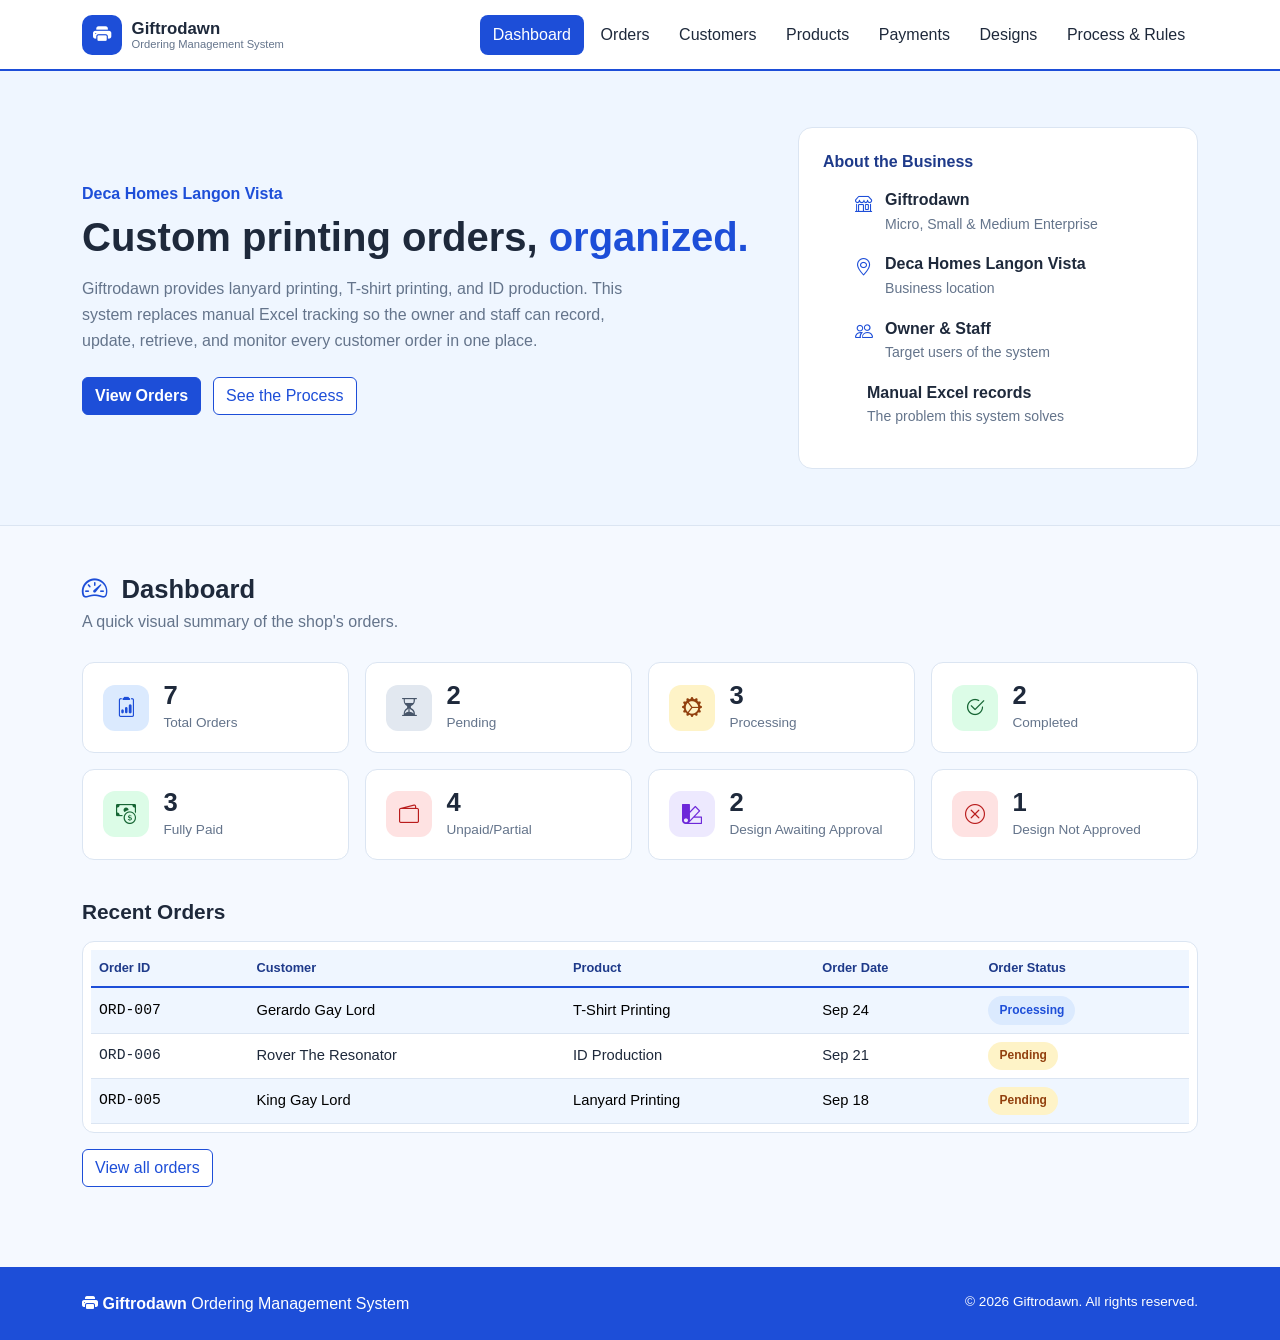
<file: index.html>
<!DOCTYPE html>
<html lang="en">

<head>
    <meta charset="UTF-8">
    <meta name="viewport" content="width=device-width, initial-scale=1.0">
    <title>Dashboard</title>

    <link href="https://cdn.jsdelivr.net/npm/bootstrap@5.3.3/dist/css/bootstrap.min.css" rel="stylesheet">
    <link href="https://cdn.jsdelivr.net/npm/bootstrap-icons@1.11.3/font/bootstrap-icons.min.css" rel="stylesheet">
    <link rel="stylesheet" href="styles.css">
    
</head>

<body>

    <header>
        <nav class="navbar site-navbar sticky-top">
            <div class="container">
                <a class="navbar-brand brand" href="index.html">
                    <span class="brand-mark"><i class="bi bi-printer-fill"></i></span>
                    <span class="brand-text">Giftrodawn <small>Ordering Management System</small></span>
                </a>


                <ul class="navbar-nav flex-row flex-wrap">
                    <li class="nav-item"><a class="nav-link active" href="index.html" aria-current="page">Dashboard</a>
                    </li>
                    <li class="nav-item"><a class="nav-link" href="orders.html">Orders</a></li>
                    <li class="nav-item"><a class="nav-link" href="customers.html">Customers</a></li>
                    <li class="nav-item"><a class="nav-link" href="products.html">Products</a></li>
                    <li class="nav-item"><a class="nav-link" href="payments.html">Payments</a></li>
                    <li class="nav-item"><a class="nav-link" href="designs.html">Designs</a></li>
                    <li class="nav-item"><a class="nav-link" href="process.html">Process &amp; Rules</a></li>
                </ul>
            </div>
        </nav>
    </header>



    <section class="hero" id="top">
        <div class="container">
            <div class="hero-inner">
                <div class="hero-text">
                    <p class="eyebrow">Deca Homes Langon Vista</p>
                    <h1 id="main-title">Custom printing orders, <span class="accent">organized.</span></h1>
                    <p class="hero-sub">Giftrodawn provides lanyard printing, T-shirt printing, and ID production. This
                        system replaces manual Excel tracking so the owner and staff can record, update, retrieve, and
                        monitor every customer order in one place.</p>

                    <div class="hero-actions">
                        <a href="orders.html" class="btn btn-accent">View Orders</a>
                        <a href="process.html" class="btn btn-outline-soft">See the Process</a>
                    </div>
                </div>
                <aside class="hero-panel">
                    <h2 class="panel-title">About the Business</h2>
                    <ul class="fact-list">
                        <li><i class="bi bi-shop"></i>
                            <div><strong>Giftrodawn</strong><span>Micro, Small &amp; Medium Enterprise</span></div>
                        </li>
                        <li><i class="bi bi-geo-alt"></i>
                            <div><strong>Deca Homes Langon Vista</strong><span>Business location</span></div>
                        </li>
                        <li><i class="bi bi-people"></i>
                            <div><strong>Owner &amp; Staff</strong><span>Target users of the system</span></div>
                        </li>
                        <li><i class="bi bi-exclaimation-circle"></i>
                            <div><strong>Manual Excel records</strong><span>The problem this system solves</span></div>
                        </li>

                    </ul>
                </aside>
            </div>
        </div>
    </section>



    <main id="main">

        <!-- dashboard -->
        <section class="page-section" id="dashboard">
            <div class="container">


                
                
                <div class="section-heading">
                    <h2><i class="bi bi-speedometer2"></i> Dashboard</h2>
                    <p>A quick visual summary of the shop's orders.</p>
                </div>


                
                
                
                <div class="stat-grid">
                    <article class="stat-card">
                        <span class="stat-icon tone-blue"><i class="bi bi-clipboard2-data"></i></span>
                        <div><strong class="stat-number">7</strong><span class="stat-label">Total Orders</span></div>
                    </article>
                    <article class="stat-card">
                        <span class="stat-icon tone-gray"><i class="bi bi-hourglass-split"></i></span>
                        <div><strong class="stat-number">2</strong><span class="stat-label">Pending</span></div>
                    </article>
                    <article class="stat-card">
                        <span class="stat-icon tone-amber"><i class="bi bi-gear-wide-connected"></i></span>
                        <div><strong class="stat-number">3</strong><span class="stat-label">Processing</span></div>
                    </article>
                    <article class="stat-card">
                        <span class="stat-icon tone-green"><i class="bi bi-check2-circle"></i></span>
                        <div><strong class="stat-number">2</strong><span class="stat-label">Completed</span></div>
                    </article>
                    <article class="stat-card">
                        <span class="stat-icon tone-green"><i class="bi bi-cash-coin"></i></span>
                        <div><strong class="stat-number">3</strong><span class="stat-label">Fully Paid</span></div>
                    </article>
                    <article class="stat-card">
                        <span class="stat-icon tone-red"><i class="bi bi-wallet2"></i></span>
                        <div><strong class="stat-number">4</strong><span class="stat-label">Unpaid/Partial</span></div>
                    </article>
                    <article class="stat-card">
                        <span class="stat-icon tone-purple"><i class="bi bi-palette2"></i></span>
                        <div><strong class="stat-number">2</strong><span class="stat-label">Design Awaiting
                                Approval</span></div>
                    </article>
                    <article class="stat-card">
                        <span class="stat-icon tone-red"><i class="bi bi-x-circle"></i></span>
                        <div><strong class="stat-number">1</strong><span class="stat-label">Design Not Approved</span>
                        </div>
                    </article>
                </div>





                <div class="recent-orders">
                    <h2>Recent Orders</h2>
                    <div class="table-responsive table-shell">

                        <table class="table table-striped table-hover data-table align-middle stack-table">
                            <thead>
                                <tr>
                                    <th>Order ID</th>
                                    <th>Customer</th>
                                    <th>Product</th>
                                    <th>Order Date</th>
                                    <th>Order Status</th>
                                </tr>
                            </thead>
                            <tbody>
                                <tr>
                                    <td data-label="Order ID" class="mono">ORD-007</td>
                                    <td data-label="Customer">Gerardo Gay Lord</td>
                                    <td data-label="Product">T-Shirt Printing</td>
                                    <td data-label="Order Date">Sep 24</td>
                                    <td data-label="Order Status"><span class="status-pill st-progress">Processing</span></td>
                                </tr>

                                <tr>
                                    <td data-label="Order ID" class="mono">ORD-006</td>
                                    <td data-label="Customer">Rover The Resonator</td>
                                    <td data-label="Product">ID Production</td>
                                    <td data-label="Order Date">Sep 21</td>
                                    <td data-label="Order Status"><span class="status-pill st-pending">Pending</span>
                                    </td>
                                </tr>
                                <tr>
                                    <td data-label="Order ID" class="mono">ORD-005</td>
                                    <td data-label="Customer">King Gay Lord</td>
                                    <td data-label="Product">Lanyard Printing</td>
                                    <td data-label="Order Date">Sep 18</td>
                                    <td data-label="Order Status"><span class="status-pill st-pending">Pending</span>
                                    </td>
                                </tr>
                            </tbody>
                        </table>
                    </div>
                    <a class="btn btn-outline-soft" href="orders.html">View all orders</a>
                </div>

            </div>
        </section>
    </main>

    <footer class="site-footer">
        <div class="container footer-inner">
            <p><i class="bi bi-printer-fill"></i> <strong>Giftrodawn</strong> Ordering Management System</p>
            <p class="footer-note">&copy; 2026 Giftrodawn. All rights reserved.</p>
        </div>
    </footer>
</body>

</html>
</file>
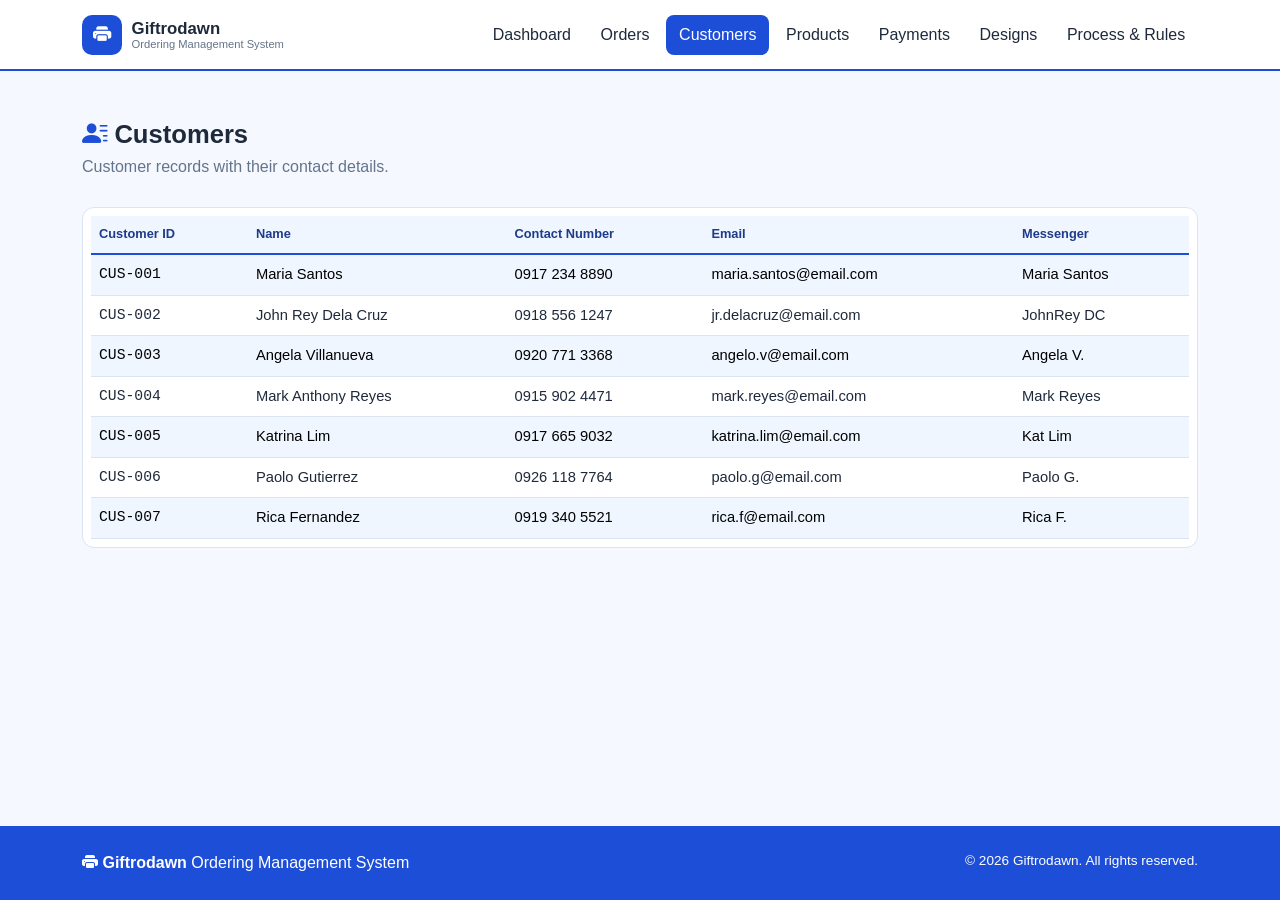
<file: customers.html>
<!DOCTYPE html>
<html lang="en">
<head>
    <meta charset="UTF-8">
    <meta name="viewport" content="width=device-width, initial-scale=1.0">
    <title>Customers</title>

    <link href="https://cdn.jsdelivr.net/npm/bootstrap@5.3.3/dist/css/bootstrap.min.css" rel="stylesheet">
    <link href="https://cdn.jsdelivr.net/npm/bootstrap-icons@1.11.3/font/bootstrap-icons.min.css" rel="stylesheet">
    <link rel="stylesheet" href="styles.css">
</head>
<body>
    <header>
        <nav class="navbar site-navbar sticky-top">
            <div class="container">
                <a class="navbar-brand brand" href="index.html">
                    <span class="brand-mark"><i class="bi bi-printer-fill"></i></span>
                    <span class="brand-text">Giftrodawn <small>Ordering Management System</small></span>
                </a>
                <ul class="navbar-nav flex-row flex-wrap">
                    <li class="nav-item"><a class="nav-link" href="index.html">Dashboard</a> </li>
                    <li class="nav-item"><a class="nav-link" href="orders.html">Orders</a></li>
                    <li class="nav-item"><a class="nav-link active" href="customers.html"  aria-current="page">Customers</a></li>
                    <li class="nav-item"><a class="nav-link" href="products.html">Products</a></li>
                    <li class="nav-item"><a class="nav-link" href="payments.html">Payments</a></li>
                    <li class="nav-item"><a class="nav-link" href="designs.html">Designs</a></li>
                    <li class="nav-item"><a class="nav-link" href="process.html">Process &amp; Rules</a></li>
                </ul>
            </div>
        </nav>
    </header>


    <main id="main">
        <section class="page-section" id="customers">
            <div class="container">

                <div class="section-heading">
                    <h1><i class="bi bi-person-lines-fill"></i>Customers</h1>
                    <p>Customer records with their contact details.</p>
                </div>

                <div class="table-responsive table-shell">
                    <table class="table table-striped table-hover data-table align-middle stack-table">
                        <thead>
                            <tr>
                                <th>Customer ID</th>
                                <th>Name</th>
                                <th>Contact Number</th>
                                <th>Email</th>
                                <th>Messenger</th>
                            </tr>
                        </thead>
                        <tbody>
                            <tr>
                                <td data-label="Customer ID" class="mono">CUS-001</td>
                                <td data-label="Name">Maria Santos</td>
                                <td data-label="Contact Number">0917 234 8890</td>
                                <td data-label="Email">maria.santos@email.com</td>
                                <td data-label="Messenger">Maria Santos</td>
                            </tr>
                            <tr>
                                <td data-label="Customer ID" class="mono">CUS-002</td>
                                <td data-label="Name">John Rey Dela Cruz</td>
                                <td data-label="Contact Number">0918 556 1247</td>
                                <td data-label="Email">jr.delacruz@email.com</td>
                                <td data-label="Messenger">JohnRey DC</td>
                            </tr>
                            <tr>
                                <td data-label="Customer ID" class="mono">CUS-003</td>
                                <td data-label="Name">Angela Villanueva</td>
                                <td data-label="Contact Number">0920 771 3368</td>
                                <td data-label="Email">angelo.v@email.com</td>
                                <td data-label="Messenger">Angela V.</td>
                            </tr>
                            <tr>
                                <td data-label="Customer ID" class="mono">CUS-004</td>
                                <td data-label="Name">Mark Anthony Reyes</td>
                                <td data-label="Contact Number">0915 902 4471</td>
                                <td data-label="Email">mark.reyes@email.com</td>
                                <td data-label="Messenger">Mark Reyes</td>
                            </tr>
                            <tr>
                                <td data-label="Customer ID" class="mono">CUS-005</td>
                                <td data-label="Name">Katrina Lim</td>
                                <td data-label="Contact Number">0917 665 9032</td>
                                <td data-label="Email">katrina.lim@email.com</td>
                                <td data-label="Messenger">Kat Lim</td>
                            </tr>
                            <tr>
                                <td data-label="Customer ID" class="mono">CUS-006</td>
                                <td data-label="Name">Paolo Gutierrez</td>
                                <td data-label="Contact Number">0926 118 7764</td>
                                <td data-label="Email">paolo.g@email.com</td>
                                <td data-label="Messenger">Paolo G.</td>
                            </tr>
                             <tr>
                                <td data-label="Customer ID" class="mono">CUS-007</td>
                                <td data-label="Name">Rica Fernandez</td>
                                <td data-label="Contact Number">0919 340 5521</td>
                                <td data-label="Email">rica.f@email.com</td>
                                <td data-label="Messenger">Rica F.</td>
                            </tr>
                        </tbody>
                    </table>
                </div>
            </div>
        </section>
    </main>

    <footer class="site-footer">
        <div class="container footer-inner">
            <p><i class="bi bi-printer-fill"></i> <strong>Giftrodawn</strong> Ordering Management System</p>
            <p class="footer-note">&copy; 2026 Giftrodawn. All rights reserved.</p>
        </div>
    </footer>
</body>
</html>
</file>
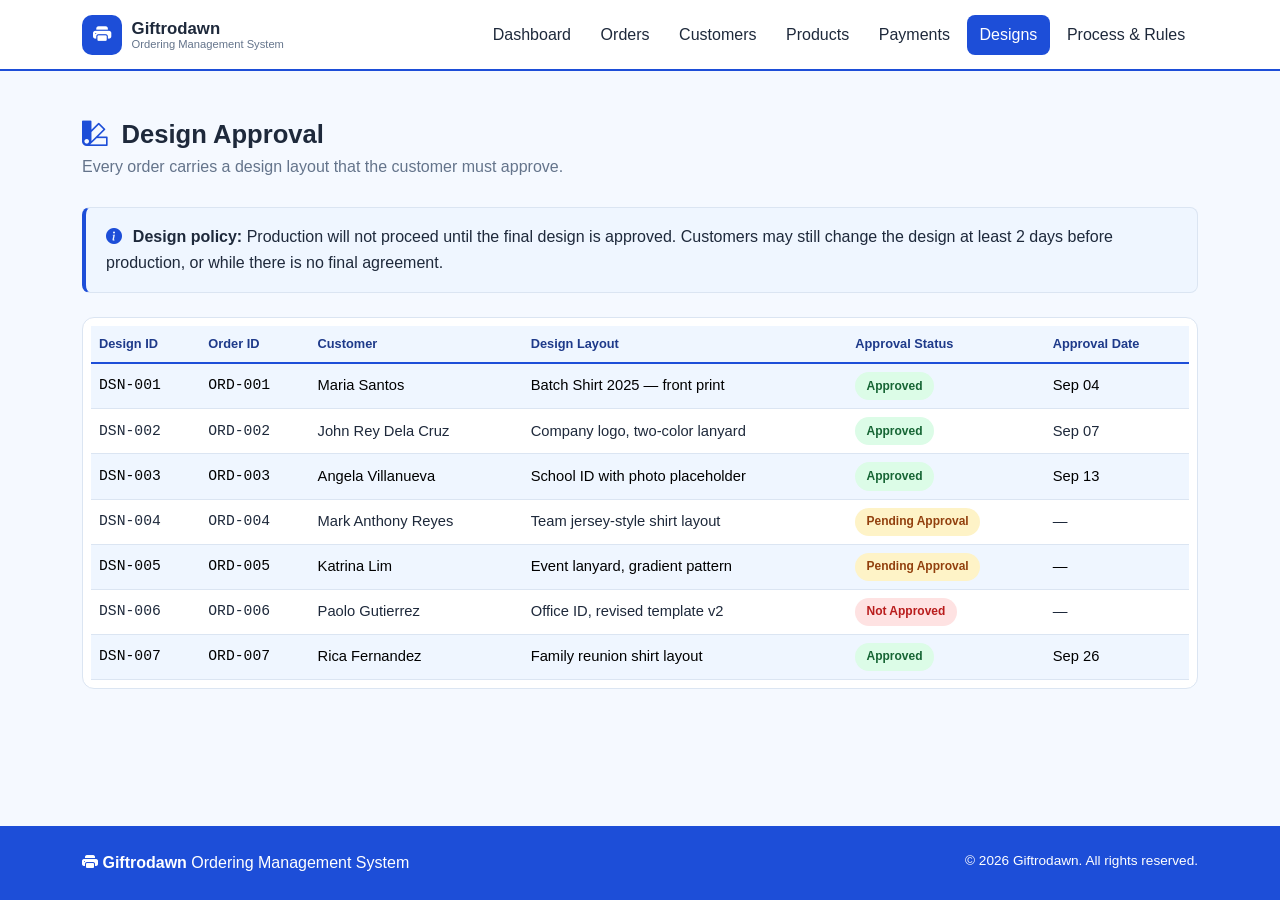
<file: designs.html>
<!DOCTYPE html>
<html lang="en">
<head>
    <meta charset="UTF-8">
    <meta name="viewport" content="width=device-width, initial-scale=1.0">
    <title>Designs</title>

    <link href="https://cdn.jsdelivr.net/npm/bootstrap@5.3.3/dist/css/bootstrap.min.css" rel="stylesheet">
    <link href="https://cdn.jsdelivr.net/npm/bootstrap-icons@1.11.3/font/bootstrap-icons.min.css" rel="stylesheet">
    <link rel="stylesheet" href="styles.css">
</head>
<body>
    <header>
        <nav class="navbar site-navbar sticky-top">
            <div class="container">
                <a class="navbar-brand brand" href="index.html">
                    <span class="brand-mark"><i class="bi bi-printer-fill"></i></span>
                    <span class="brand-text">Giftrodawn <small>Ordering Management System</small></span>
                </a>
                <ul class="navbar-nav flex-row flex-wrap">
                    <li class="nav-item"><a class="nav-link" href="index.html">Dashboard</a> </li>
                    <li class="nav-item"><a class="nav-link" href="orders.html">Orders</a></li>
                    <li class="nav-item"><a class="nav-link" href="customers.html">Customers</a></li>
                    <li class="nav-item"><a class="nav-link" href="products.html">Products</a></li>
                    <li class="nav-item"><a class="nav-link" href="payments.html">Payments</a></li>
                    <li class="nav-item"><a class="nav-link active" href="designs.html" aria-current="page">Designs</a></li>
                    <li class="nav-item"><a class="nav-link" href="process.html">Process &amp; Rules</a></li>
                </ul>
            </div>
        </nav>
    </header>

    <main id="main">

        <section class="page-section" id="designs">
            <div class="container">
                
                <div class="section-heading">
                    <h1><i class="bi bi-palette2"></i> Design Approval</h1>
                    <p>Every order carries a design layout that the customer must approve.</p>
                </div>

                <div class="policy-note">
                    <i class="bi bi-info-circle-fill"></i>
                    <strong>Design policy:</strong> Production will not proceed until the final design is approved.
                    Customers may still change the design at least 2 days before production, or while there is no final agreement.
                </div>

                <div class="table-responsive table-shell">
                    <table class="table table-striped table-hover data-table align-middle stack-table">
                        <thead>
                            <tr>
                                <th>Design ID</th>
                                <th>Order ID</th>
                                <th>Customer</th>
                                <th>Design Layout</th>
                                <th>Approval Status</th>
                                <th>Approval Date</th>
                            </tr>
                        </thead>
                        <tbody>
                            <tr>
                            <td data-label="Design ID" class="mono">DSN-001</td>
                            <td data-label="Order ID" class="mono">ORD-001</td>
                            <td data-label="Customer">Maria Santos</td>
                            <td data-label="Design Layout">Batch Shirt 2025 &mdash; front print</td>
                            <td data-label="Approval Status"><span class="status-pill st-approved">Approved</span></td>
                            <td data-label="Approval Date">Sep 04</td>
                            </tr>

                            <tr>
                            <td data-label="Design ID" class="mono">DSN-002</td>
                            <td data-label="Order ID" class="mono">ORD-002</td>
                            <td data-label="Customer">John Rey Dela Cruz</td>
                            <td data-label="Design Layout">Company logo, two-color lanyard</td>
                            <td data-label="Approval Status"><span class="status-pill st-approved">Approved</span></td>
                            <td data-label="Approval Date">Sep 07</td>
                            </tr>

                            <tr>
                            <td data-label="Design ID" class="mono">DSN-003</td>
                            <td data-label="Order ID" class="mono">ORD-003</td>
                            <td data-label="Customer">Angela Villanueva</td>
                            <td data-label="Design Layout">School ID with photo placeholder</td>
                            <td data-label="Approval Status"><span class="status-pill st-approved">Approved</span></td>
                            <td data-label="Approval Date">Sep 13</td>
                            </tr>

                            <tr>
                            <td data-label="Design ID" class="mono">DSN-004</td>
                            <td data-label="Order ID" class="mono">ORD-004</td>
                            <td data-label="Customer">Mark Anthony Reyes</td>
                            <td data-label="Design Layout">Team jersey-style shirt layout</td>
                            <td data-label="Approval Status"><span class="status-pill st-pending">Pending Approval</span></td>
                            <td data-label="Approval Date">—</td>
                            </tr>

                            <tr>
                            <td data-label="Design ID" class="mono">DSN-005</td>
                            <td data-label="Order ID" class="mono">ORD-005</td>
                            <td data-label="Customer">Katrina Lim</td>
                            <td data-label="Design Layout">Event lanyard, gradient pattern</td>
                            <td data-label="Approval Status"><span class="status-pill st-pending">Pending Approval</span></td>
                            <td data-label="Approval Date">—</td>
                            </tr>

                            <tr>
                            <td data-label="Design ID" class="mono">DSN-006</td>
                            <td data-label="Order ID" class="mono">ORD-006</td>
                            <td data-label="Customer">Paolo Gutierrez</td>
                            <td data-label="Design Layout">Office ID, revised template v2</td>
                            <td data-label="Approval Status"><span class="status-pill st-rejected">Not Approved</span></td>
                            <td data-label="Approval Date">—</td>
                            </tr>

                            <tr>
                            <td data-label="Design ID" class="mono">DSN-007</td>
                            <td data-label="Order ID" class="mono">ORD-007</td>
                            <td data-label="Customer">Rica Fernandez</td>
                            <td data-label="Design Layout">Family reunion shirt layout</td>
                            <td data-label="Approval Status"><span class="status-pill st-approved">Approved</span></td>
                            <td data-label="Approval Date">Sep 26</td>
                            </tr>

            
                        </tbody>
                    </table>
                </div>
            </div>
        </section>
    </main>

    <footer class="site-footer">
        <div class="container footer-inner">
            <p><i class="bi bi-printer-fill"></i> <strong>Giftrodawn</strong> Ordering Management System</p>
            <p class="footer-note">&copy; 2026 Giftrodawn. All rights reserved.</p>
        </div>
    </footer>
</body>
</html>
</file>
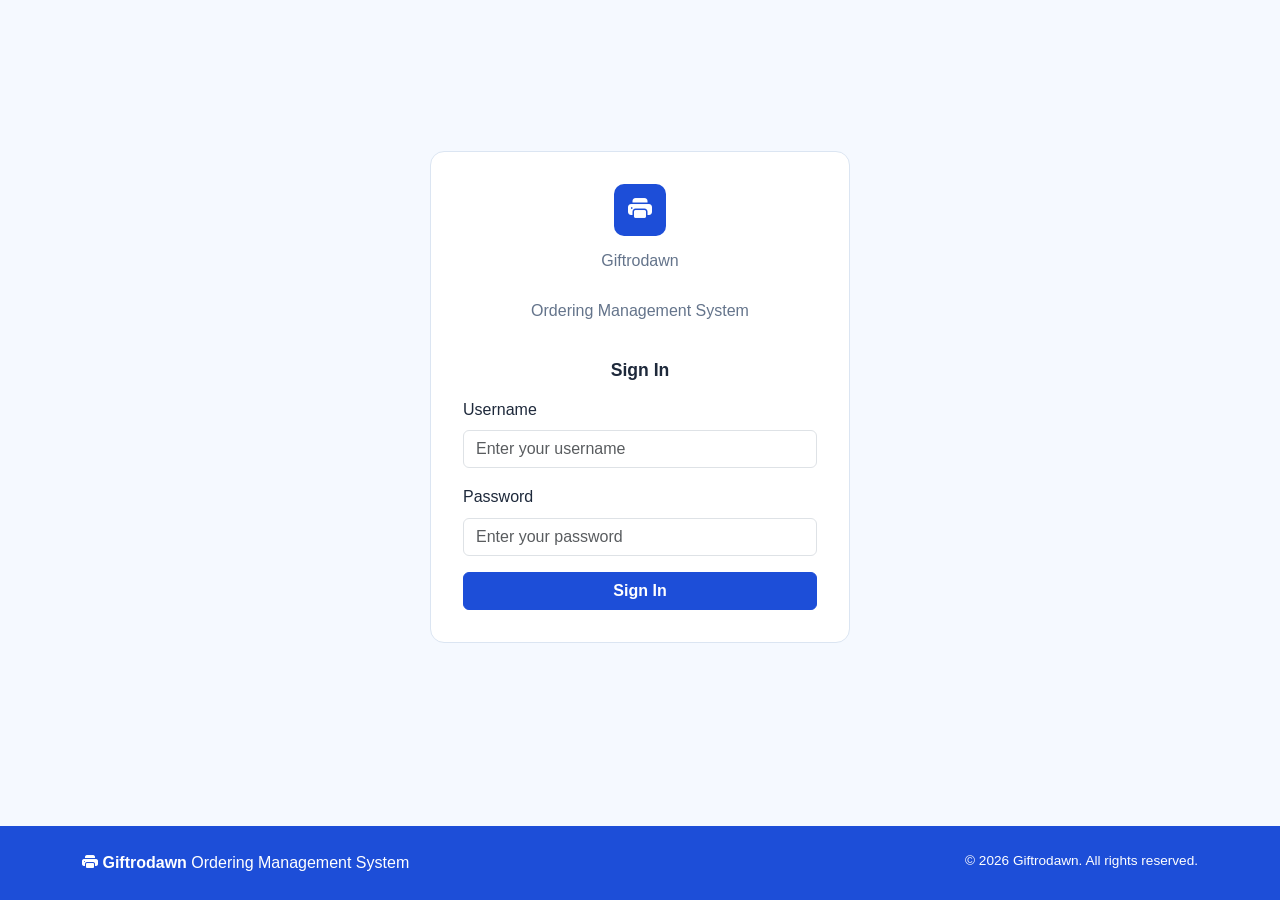
<file: login.html>
<!DOCTYPE html>
<html lang="en">

<head>
  <meta charset="UTF-8">
  <meta name="viewport" content="width=device-width, initial-scale=1.0">
  <title>Sign In</title>
  <link href="https://cdn.jsdelivr.net/npm/bootstrap@5.3.3/dist/css/bootstrap.min.css" rel="stylesheet">
  <link href="https://cdn.jsdelivr.net/npm/bootstrap-icons@1.11.3/font/bootstrap-icons.min.css" rel="stylesheet">
  <link rel="stylesheet" href="styles.css">
</head>

<body>
  <main id="main" class="login-main">
    <section class="login-card">
      <div class="login-brand">
        <span class="brand-mark"><i class="bi bi-printer-fill"></i></span>
        <p class="login-brand">Giftrodawn</p>
        <p>Ordering Management System</p>
      </div>

      <h1 class="login-title">Sign In</h1>

      <form action="index.html">

        <div class="mb-3">
          <label for="loginUser" class="form-label">Username</label>
          <input type="text" class="form-control" id="loginUser" placeholder="Enter your username" autocomplete="username" required>
        </div>

        <div class="mb-3">
          <label for="loginPass" class="form-label">Password</label>
          <input type="password" class="form-control" id="loginPass" placeholder="Enter your password" autocomplete="cuurent-password" required>
        </div>

        <button type="submit" class="btn btn-accent w-100">Sign In</button>
      </form>
    </section>
  </main>

  <footer class="site-footer">
    <div class="container footer-inner">
      <p><i class="bi bi-printer-fill"></i> <strong>Giftrodawn</strong> Ordering Management System</p>
      <p class="footer-note">&copy; 2026 Giftrodawn. All rights reserved.</p>
    </div>
  </footer>

</body>

</html>
</file>
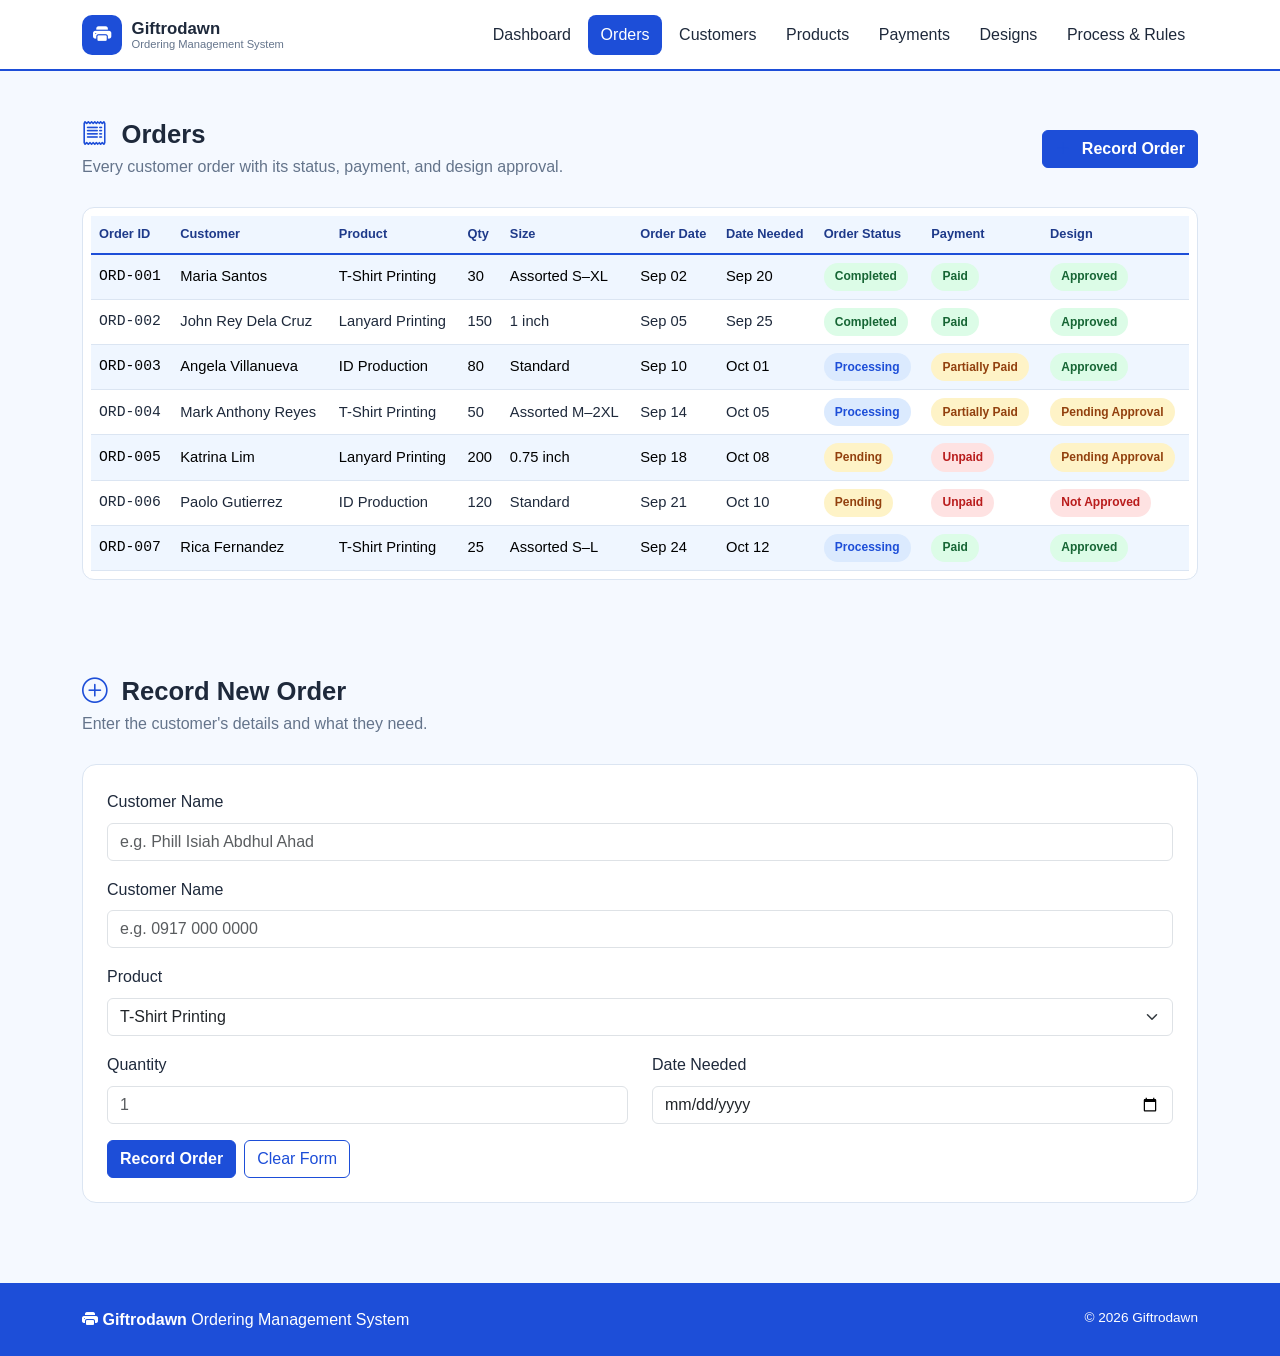
<file: orders.html>
<!DOCTYPE html>
<html lang="en">
<head>
    <meta charset="UTF-8">
    <meta name="viewport" content="width=device-width, initial-scale=1.0">
    <title>Orders</title>

    <link href="https://cdn.jsdelivr.net/npm/bootstrap@5.3.3/dist/css/bootstrap.min.css" rel="stylesheet">
    <link href="https://cdn.jsdelivr.net/npm/bootstrap-icons@1.11.3/font/bootstrap-icons.min.css" rel="stylesheet">
    <link rel="stylesheet" href="styles.css">
</head>
<body>





    <header>
        <nav class="navbar site-navbar sticky-top">
            <div class="container">
                <a class="navbar-brand brand" href="index.html">
                    <span class="brand-mark"><i class="bi bi-printer-fill"></i></span>
                    <span class="brand-text">Giftrodawn <small>Ordering Management System</small></span>
                </a>
                <ul class="navbar-nav flex-row flex-wrap">
                    <li class="nav-item"><a class="nav-link" href="index.html">Dashboard</a> </li>
                    <li class="nav-item"><a class="nav-link active" href="orders.html" aria-current="page">Orders</a></li>
                    <li class="nav-item"><a class="nav-link" href="customers.html">Customers</a></li>
                    <li class="nav-item"><a class="nav-link" href="products.html">Products</a></li>
                    <li class="nav-item"><a class="nav-link" href="payments.html">Payments</a></li>
                    <li class="nav-item"><a class="nav-link" href="designs.html">Designs</a></li>
                    <li class="nav-item"><a class="nav-link" href="process.html">Process &amp; Rules</a></li>
                </ul>
            </div>
        </nav>
    </header>






    <main id="main">
        <section class="page-section" id="orders">
            <div class="container">
                <div class="section-heading with-action">
                    <div>
                        <h1><i class="bi bi-receipt"></i> Orders</h1>
                        <p>Every customer order with its status, payment, and design approval.</p>
                    </div>
                    <a class="btn btn-accent" href="#record-order-form"><i class="bi bi-plus-lg"></i> Record Order</a>
                </div>
                
                <div class="table-responsive table-shell">
                    <table class="table table-striped table-hover data-table align-middle stack-table">
                         
                        <thead>
                            <tr>
                                <th>Order ID</th><th>Customer</th><th>Product</th><th>Qty</th><th>Size</th>
                                <th>Order Date</th> <th>Date Needed</th> <th>Order Status</th> <th>Payment</th><th>Design</th>
                            </tr>
                        </thead>



                        <tbody>
                            <tr>
                                <td data-label="Order ID" class="mono">ORD-001</td>
                                <td data-label="Customer">Maria Santos</td>
                                <td data-label="Product">T-Shirt Printing</td>
                                <td data-label="Qty">30</td>
                                <td data-label="Size">Assorted S&ndash;XL</td>
                                <td data-label="Order Date">Sep 02</td>
                                <td data-label="Date Needed">Sep 20</td>
                                <td data-label="Order Status"><span class="status-pill st-done">Completed</span></td>
                                <td data-label="Payment"><span class="status-pill st-paid">Paid</span></td>
                                <td data-label="Design"><span class="status-pill st-approved">Approved</span></td>
                            </tr>
                            <tr>
                                <td data-label="Order ID" class="mono">ORD-002</td>
                                <td data-label="Customer">John Rey Dela Cruz</td>
                                <td data-label="Product">Lanyard Printing</td>
                                <td data-label="Qty">150</td>
                                <td data-label="Size">1 inch</td>
                                <td data-label="Order Date">Sep 05</td>
                                <td data-label="Date Needed">Sep 25</td>
                                <td data-label="Order Status"><span class="status-pill st-done">Completed</span></td>
                                <td data-label="Payment"><span class="status-pill st-paid">Paid</span></td>
                                <td data-label="Design"><span class="status-pill st-approved">Approved</span></td>
                            </tr>
                            <tr>
                                <td data-label="Order ID" class="mono">ORD-003</td>
                                <td data-label="Customer">Angela Villanueva</td>
                                <td data-label="Product">ID Production</td>
                                <td data-label="Qty">80</td>
                                <td data-label="Size">Standard</td>
                                <td data-label="Order Date">Sep 10</td>
                                <td data-label="Date Needed">Oct 01</td>
                                <td data-label="Order Status"><span class="status-pill st-progress">Processing</span></td>
                                <td data-label="Payment"><span class="status-pill st-partial">Partially Paid</span></td>
                                <td data-label="Design"><span class="status-pill st-approved">Approved</span></td>
                            </tr>
                            <tr>
                                <td data-label="Order ID" class="mono">ORD-004</td>
                                <td data-label="Customer">Mark Anthony Reyes</td>
                                <td data-label="Product">T-Shirt Printing</td>
                                <td data-label="Qty">50</td>
                                <td data-label="Size">Assorted M&ndash;2XL</td>
                                <td data-label="Order Date">Sep 14</td>
                                <td data-label="Date Needed">Oct 05</td>
                                <td data-label="Order Status"><span class="status-pill st-progress">Processing</span></td>
                                <td data-label="Payment"><span class="status-pill st-partial">Partially Paid</span></td>
                                <td data-label="Design"><span class="status-pill st-pending">Pending Approval</span></td>
                            </tr>
                            <tr>
                                <td data-label="Order ID" class="mono">ORD-005</td>
                                <td data-label="Customer">Katrina Lim</td>
                                <td data-label="Product">Lanyard Printing</td>
                                <td data-label="Qty">200</td>
                                <td data-label="Size">0.75 inch</td>
                                <td data-label="Order Date">Sep 18</td>
                                <td data-label="Date Needed">Oct 08</td>
                                <td data-label="Order Status"><span class="status-pill st-pending">Pending</span></td>
                                <td data-label="Payment"><span class="status-pill st-unpaid">Unpaid</span></td>
                                <td data-label="Design"><span class="status-pill st-pending">Pending Approval</span></td>
                            </tr>
                            <tr>
                                <td data-label="Order ID" class="mono">ORD-006</td>
                                <td data-label="Customer">Paolo Gutierrez</td>
                                <td data-label="Product">ID Production</td>
                                <td data-label="Qty">120</td>
                                <td data-label="Size">Standard</td>
                                <td data-label="Order Date">Sep 21</td>
                                <td data-label="Date Needed">Oct 10</td>
                                <td data-label="Order Status"><span class="status-pill st-pending">Pending</span></td>
                                <td data-label="Payment"><span class="status-pill st-unpaid">Unpaid</span></td>
                                <td data-label="Design"><span class="status-pill st-rejected">Not Approved</span></td>
                            </tr>
                            <tr>
                                <td data-label="Order ID" class="mono">ORD-007</td>
                                <td data-label="Customer">Rica Fernandez</td>
                                <td data-label="Product">T-Shirt Printing</td>
                                <td data-label="Qty">25</td>
                                <td data-label="Size">Assorted S&ndash;L</td>
                                <td data-label="Order Date">Sep 24</td>
                                <td data-label="Date Needed">Oct 12</td>
                                <td data-label="Order Status"><span class="status-pill st-progress">Processing</span></td>
                                <td data-label="Payment"><span class="status-pill st-paid">Paid</span></td>
                                <td data-label="Design"><span class="status-pill st-approved">Approved</span></td>
                            </tr>
                        </tbody>

                    </table>
                </div>
            </div>
        </section>

        
        <section class="page-section" id="record-order-form">
            <div class="container">
                <div class="section-heading">
                    <h2><i class="bi bi-plus-circle"></i> Record New Order</h2>
                    <p>Enter the customer's details and what they need.</p>
                </div>

                <div class="order-form-panel">
                    <form action="orders.html">
                        
                        <div class="mb-3">
                            <label for="custName" class="form-label">Customer Name</label>
                            <input type="text" class="form-control" id="custName" placeholder="e.g. Phill Isiah Abdhul Ahad" autocomplete="name" required>
                        </div>

                        <div class="mb-3">
                            <label for="custContact" class="form-label">Customer Name</label>
                            <input type="text" class="form-control" id="custContact" placeholder="e.g. 0917 000 0000" autocomplete="tel" required>
                        </div>

                        <div class="mb-3">
                            <label for="productType" class="form-label" >Product</label>
                            <select class="form-select" id="productType">
                                <option>T-Shirt Printing</option>
                                <option>Lanyard Printing</option>
                                <option>ID Production</option>
                            </select>
                        </div>

                        <div class="row">
                            <div class="col-6 mb-3">
                                <label for="orderQty" class="form-label">Quantity</label>
                                <input type="number" class="form-control" id="orderQty" min="1" placeholder="1" required>
                            </div>

                            
                            <div class="col-6 mb-3">
                                <label for="dateNeeded" class="form-label">Date Needed</label>
                                <input type="date" class="form-control" id="dateNeeded" required>
                            </div>
                        </div>

                        <div class="d-flex flex-wrap gap-2">
                            <button type="submit" class="btn btn-accent">Record Order</button>
                            <button type="reset" class="btn btn-outline-soft">Clear Form</button>
                        </div>
                    </form>
                </div>
            </div>
        </section>
    </main>

    <footer class="site-footer">
        <div class="container footer-inner">
            <p><i class="bi bi-printer-fill"></i> <strong>Giftrodawn</strong> Ordering Management System</p>
            <p class="footer-note">&copy; 2026 Giftrodawn</p>
        </div>
    </footer>
</body>
</html>
</file>
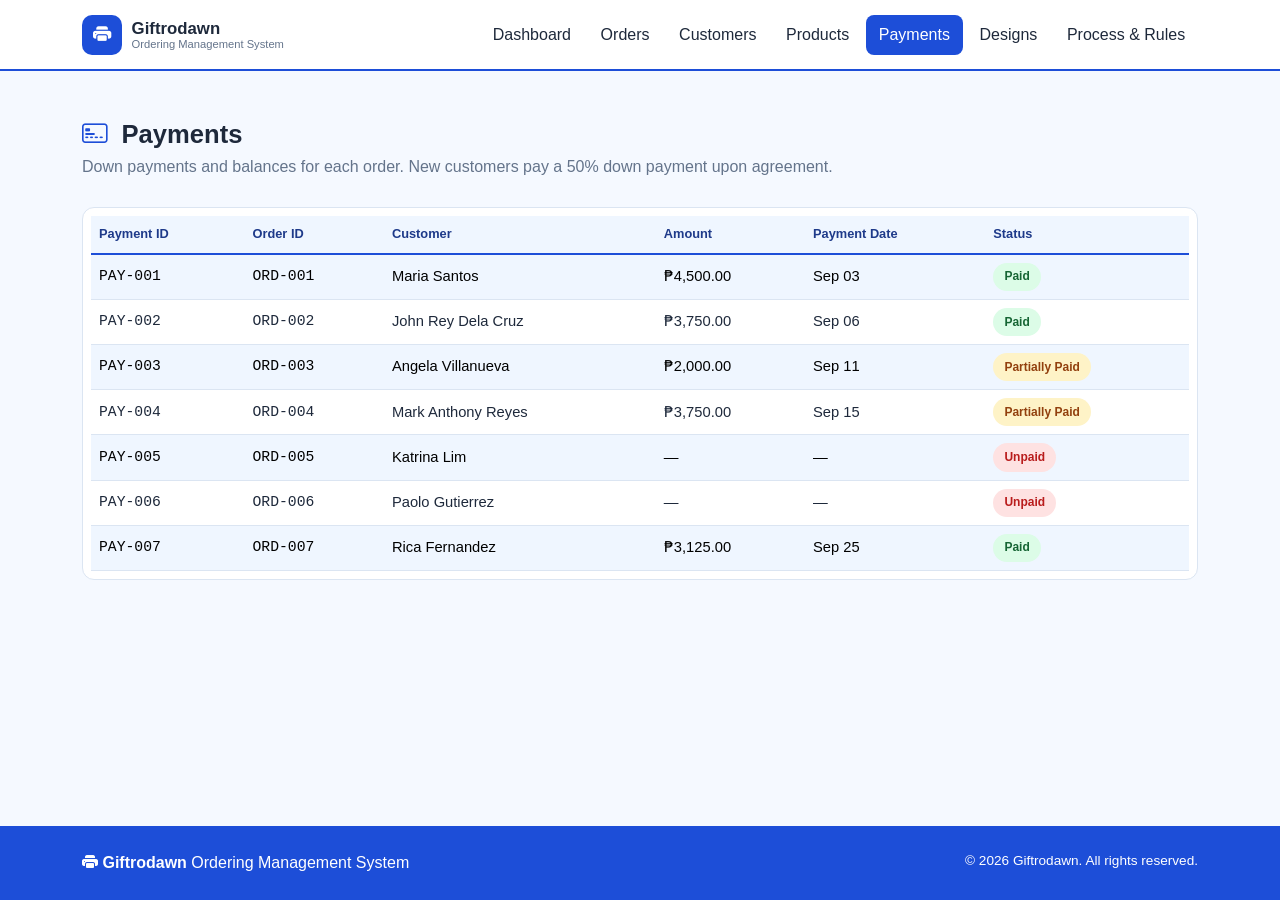
<file: payments.html>
<!DOCTYPE html>
<html lang="en">

<head>
    <meta charset="UTF-8">
    <meta name="viewport" content="width=device-width, initial-scale=1.0">
    <title>Payments</title>

    <link href="https://cdn.jsdelivr.net/npm/bootstrap@5.3.3/dist/css/bootstrap.min.css" rel="stylesheet">
    <link href="https://cdn.jsdelivr.net/npm/bootstrap-icons@1.11.3/font/bootstrap-icons.min.css" rel="stylesheet">
    <link rel="stylesheet" href="styles.css">
</head>

<body>
    <header>
        <nav class="navbar site-navbar sticky-top">
            <div class="container">
                <a class="navbar-brand brand" href="index.html">
                    <span class="brand-mark"><i class="bi bi-printer-fill"></i></span>
                    <span class="brand-text">Giftrodawn <small>Ordering Management System</small></span>
                </a>
                <ul class="navbar-nav flex-row flex-wrap">
                    <li class="nav-item"><a class="nav-link" href="index.html">Dashboard</a> </li>
                    <li class="nav-item"><a class="nav-link" href="orders.html">Orders</a></li>
                    <li class="nav-item"><a class="nav-link" href="customers.html">Customers</a></li>
                    <li class="nav-item"><a class="nav-link" href="products.html">Products</a></li>
                    <li class="nav-item"><a class="nav-link active" href="payments.html" aria-current="page">Payments</a></li>
                    <li class="nav-item"><a class="nav-link" href="designs.html">Designs</a></li>
                    <li class="nav-item"><a class="nav-link" href="process.html">Process &amp; Rules</a></li>
                </ul>
            </div>
        </nav>
    </header>

    <main id="main">
        <section class="page-section" id="payments">
            <div class="container">

                <div class="section-heading">
                    <h1><i class="bi bi-credit-card-2-front"></i> Payments</h1>
                    <p>Down payments and balances for each order. New customers pay a 50% down payment upon agreement.</p>
                </div>



                <div class="table-responsive table-shell">
                    <table class="table table-striped table-hover data-table align-middle stack-table">
                        <thead>
                            <tr>
                                <th>Payment ID</th>
                                <th>Order ID</th>
                                <th>Customer</th>
                                <th>Amount</th>
                                <th>Payment Date</th>
                                <th>Status</th>
                            </tr>
                        </thead>
                        <tbody>
                            <tr>
                                <td data-label="Payment ID" class="mono">PAY-001</td>
                                <td data-label="Order ID" class="mono">ORD-001</td>
                                <td data-label="Customer">Maria Santos</td>
                                <td data-label="Amount">&#8369;4,500.00</td>
                                <td data-label="Payment Date">Sep 03</td>
                                <td data-label="Status"><span class="status-pill st-paid">Paid</span></td>
                            </tr>
                            <tr>
                                <td data-label="Payment ID" class="mono">PAY-002</td>
                                <td data-label="Order ID" class="mono">ORD-002</td>
                                <td data-label="Customer">John Rey Dela Cruz</td>
                                <td data-label="Amount">&#8369;3,750.00</td>
                                <td data-label="Payment Date">Sep 06</td>
                                <td data-label="Status"><span class="status-pill st-paid">Paid</span></td>
                            </tr>
                            <tr>
                                <td data-label="Payment ID" class="mono">PAY-003</td>
                                <td data-label="Order ID" class="mono">ORD-003</td>
                                <td data-label="Customer">Angela Villanueva</td>
                                <td data-label="Amount">&#8369;2,000.00</td>
                                <td data-label="Payment Date">Sep 11</td>
                                <td data-label="Status"><span class="status-pill st-partial">Partially Paid</span></td>
                            </tr>
                            <tr>
                                <td data-label="Payment ID" class="mono">PAY-004</td>
                                <td data-label="Order ID" class="mono">ORD-004</td>
                                <td data-label="Customer">Mark Anthony Reyes</td>
                                <td data-label="Amount">&#8369;3,750.00</td>
                                <td data-label="Payment Date">Sep 15</td>
                                <td data-label="Status"><span class="status-pill st-partial">Partially Paid</span></td>
                            </tr>
                            <tr>
                                <td data-label="Payment ID" class="mono">PAY-005</td>
                                <td data-label="Order ID" class="mono">ORD-005</td>
                                <td data-label="Customer">Katrina Lim</td>
                                <td data-label="Amount">—</td>
                                <td data-label="Payment Date">—</td>
                                <td data-label="Status"><span class="status-pill st-unpaid">Unpaid</span></td>
                            </tr>
                            <tr>
                                <td data-label="Payment ID" class="mono">PAY-006</td>
                                <td data-label="Order ID" class="mono">ORD-006</td>
                                <td data-label="Customer">Paolo Gutierrez</td>
                                <td data-label="Amount">—</td>
                                <td data-label="Payment Date">—</td>
                                <td data-label="Status"><span class="status-pill st-unpaid">Unpaid</span></td>
                            </tr>
                            <tr>
                                <td data-label="Payment ID" class="mono">PAY-007</td>
                                <td data-label="Order ID" class="mono">ORD-007</td>
                                <td data-label="Customer">Rica Fernandez</td>
                                <td data-label="Amount">&#8369;3,125.00</td>
                                <td data-label="Payment Date">Sep 25</td>
                                <td data-label="Status"><span class="status-pill st-paid">Paid</span></td>
                            </tr>
                        </tbody>
                    </table>
                </div>
            </div>
        </section>
    </main>

    <footer class="site-footer">
        <div class="container footer-inner">
            <p><i class="bi bi-printer-fill"></i> <strong>Giftrodawn</strong> Ordering Management System</p>
            <p class="footer-note">&copy; 2026 Giftrodawn. All rights reserved.</p>
        </div>
    </footer>
</body>

</html>
</file>
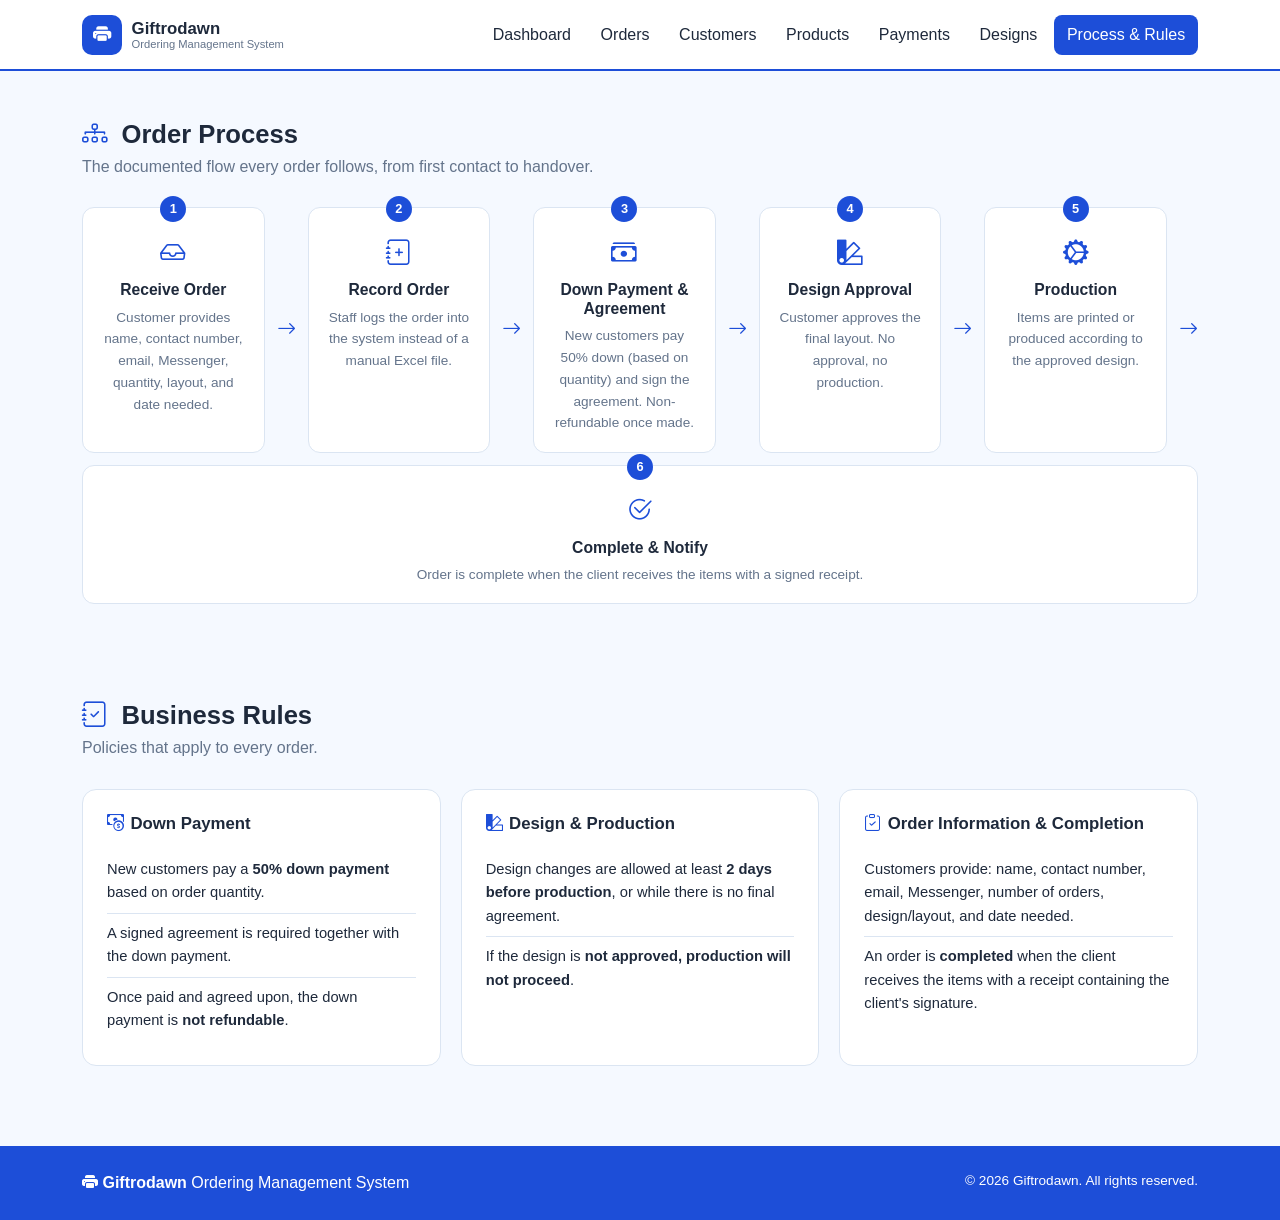
<file: process.html>
<!DOCTYPE html>
<html lang="en">

<head>
    <meta charset="UTF-8">
    <meta name="viewport" content="width=device-width, initial-scale=1.0">
    <title>Process</title>

    <link href="https://cdn.jsdelivr.net/npm/bootstrap@5.3.3/dist/css/bootstrap.min.css" rel="stylesheet">
    <link href="https://cdn.jsdelivr.net/npm/bootstrap-icons@1.11.3/font/bootstrap-icons.min.css" rel="stylesheet">
    <link rel="stylesheet" href="styles.css">
</head>

<body>
    <header>
        <nav class="navbar site-navbar sticky-top">
            <div class="container">
                <a class="navbar-brand brand" href="index.html">
                    <span class="brand-mark"><i class="bi bi-printer-fill"></i></span>
                    <span class="brand-text">Giftrodawn <small>Ordering Management System</small></span>
                </a>
                <ul class="navbar-nav flex-row flex-wrap">
                    <li class="nav-item"><a class="nav-link" href="index.html">Dashboard</a> </li>
                    <li class="nav-item"><a class="nav-link" href="orders.html">Orders</a></li>
                    <li class="nav-item"><a class="nav-link" href="customers.html">Customers</a></li>
                    <li class="nav-item"><a class="nav-link" href="products.html">Products</a></li>
                    <li class="nav-item"><a class="nav-link" href="payments.html">Payments</a></li>
                    <li class="nav-item"><a class="nav-link" href="designs.html">Designs</a></li>
                    <li class="nav-item"><a class="nav-link active" href="process.html" aria-current="page">Process &amp; Rules</a></li>
                </ul>
            </div>
        </nav>
    </header>

    <main id="main">
        <section class="page-section" id="workflow">
            <div class="container">
                
                <div class="section-heading">
                    <h1><i class="bi bi-diagram-3"></i> Order Process</h1>
                    <p>The documented flow every order follows, from first contact to handover.</p>
                </div>



                <div class="workflow-steps">
                    <div class="workflow-step">
                        <span class="step-number">1</span>
                        <i class="bi bi-inbox"></i>
                        <h3>Receive Order</h3>
                        <p>Customer provides name, contact number, email, Messenger, quantity, layout, and date needed.
                        </p>
                    </div>
                    <span class="workflow-arrow"><i class="bi bi-arrow-right"></i></span>
                    <div class="workflow-step">
                        <span class="step-number">2</span>
                        <i class="bi bi-journal-plus"></i>
                        <h3>Record Order</h3>
                        <p>Staff logs the order into the system instead of a manual Excel file.</p>
                    </div>
                    <span class="workflow-arrow"><i class="bi bi-arrow-right"></i></span>
                    <div class="workflow-step">
                        <span class="step-number">3</span>
                        <i class="bi bi-cash-stack"></i>
                        <h3>Down Payment &amp; Agreement</h3>
                        <p>New customers pay 50% down (based on quantity) and sign the agreement. Non-refundable once
                            made.</p>
                    </div>
                    <span class="workflow-arrow"><i class="bi bi-arrow-right"></i></span>
                    <div class="workflow-step">
                        <span class="step-number">4</span>
                        <i class="bi bi-palette2"></i>
                        <h3>Design Approval</h3>
                        <p>Customer approves the final layout. No approval, no production.</p>
                    </div>
                    <span class="workflow-arrow"><i class="bi bi-arrow-right"></i></span>
                    <div class="workflow-step">
                        <span class="step-number">5</span>
                        <i class="bi bi-gear-wide-connected"></i>
                        <h3>Production</h3>
                        <p>Items are printed or produced according to the approved design.</p>
                    </div>
                    <span class="workflow-arrow"><i class="bi bi-arrow-right"></i></span>
                    <div class="workflow-step">
                        <span class="step-number">6</span>
                        <i class="bi bi-check2-circle"></i>
                        <h3>Complete &amp; Notify</h3>
                        <p>Order is complete when the client receives the items with a signed receipt.</p>
                    </div>
                </div>
            </div>
        </section>


        <section class="page-section" id="rules">
            <div class="container">
                <div class="section-heading">
                    <h2><i class="bi bi-journal-check"></i> Business Rules</h2>
                    <p>Policies that apply to every order.</p>
                </div>

                <div class="rules-grid">
                    <div class="rule-card">
                        <h3><i class="bi bi-cash-coin"></i>Down Payment</h3>
                        <ul class="list-group list-group-flush rule-list">
                            <li class="list-group-item">New customers pay a <strong>50% down payment</strong> based on order quantity.</li>
                            <li class="list-group-item">A signed agreement is required together with the down payment.</li>
                            <li class="list-group-item">Once paid and agreed upon, the down payment is <strong>not refundable</strong>.</li>
                        </ul>
                    </div>

                    <div class="rule-card">
                        <h3><i class="bi bi-palette2"></i>Design &amp; Production</h3>
                        <ul class="list-group list-group-flush rule-list">
                            <li class="list-group-item">Design changes are allowed at least <strong>2 days before production</strong>, or while there is no final agreement.</li>
                            <li class="list-group-item">If the design is <strong>not approved, production will not proceed</strong>.</li>
                        </ul>
                    </div>

                    <div class="rule-card">
                        <h3><i class="bi bi-clipboard-check"></i>Order Information &amp; Completion</h3>
                        <ul class="list-group list-group-flush rule-list">
                            <li class="list-group-item">Customers provide: name, contact number, email, Messenger, number of orders, design/layout, and date needed.</li>
                            <li class="list-group-item">An order is <strong>completed</strong> when the client receives the items with a receipt containing the client's signature.</li>
                      </ul>
                    </div>
                </div>
            </div>
        </section>


    </main>

    <footer class="site-footer">
        <div class="container footer-inner">
            <p><i class="bi bi-printer-fill"></i> <strong>Giftrodawn</strong> Ordering Management System</p>
            <p class="footer-note">&copy; 2026 Giftrodawn. All rights reserved.</p>
        </div>
    </footer>
</body>

</html>
</file>
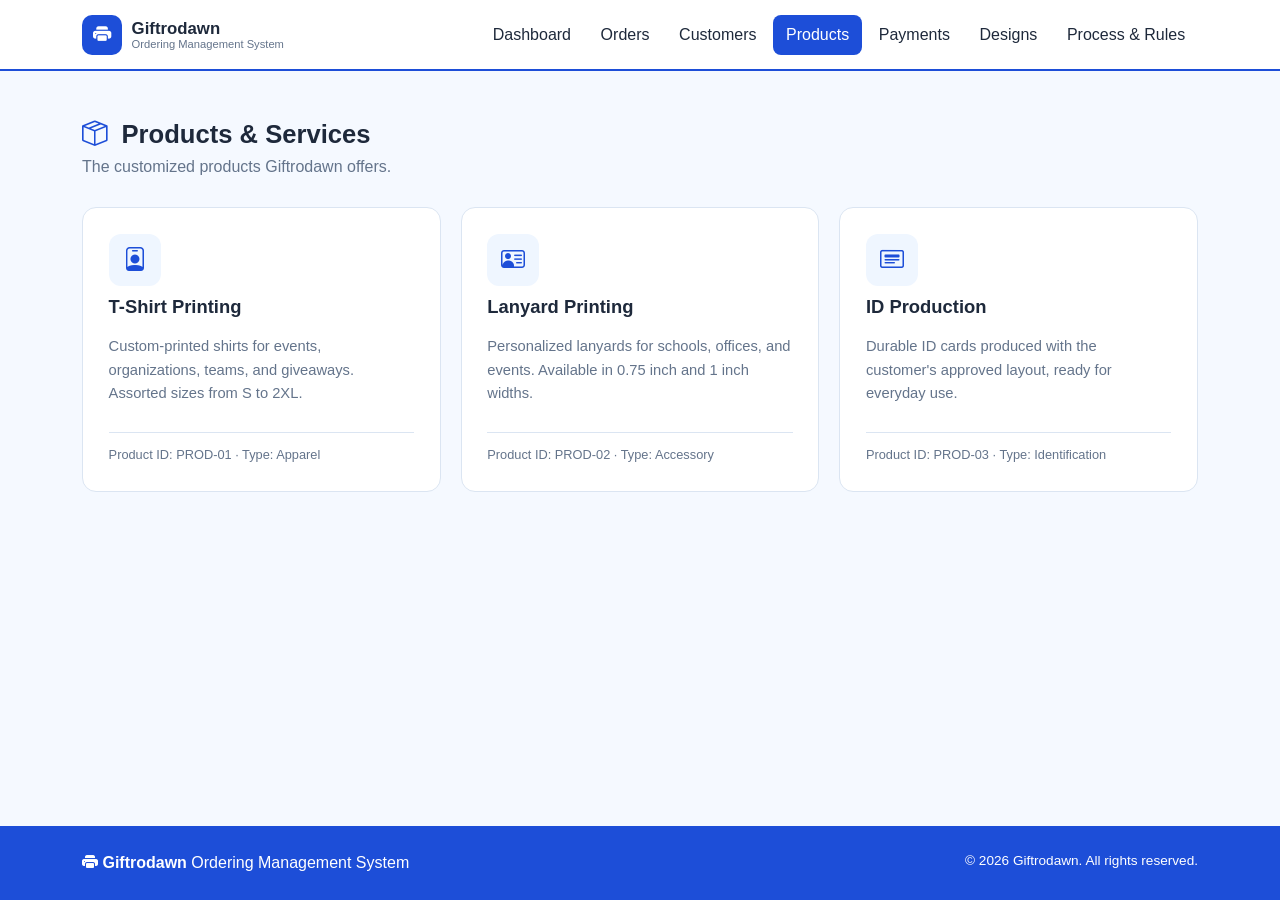
<file: products.html>
<!DOCTYPE html>
<html lang="en">
<head>
    <meta charset="UTF-8">
    <meta name="viewport" content="width=device-width, initial-scale=1.0">
    <title>Products</title>

    <link href="https://cdn.jsdelivr.net/npm/bootstrap@5.3.3/dist/css/bootstrap.min.css" rel="stylesheet">
    <link href="https://cdn.jsdelivr.net/npm/bootstrap-icons@1.11.3/font/bootstrap-icons.min.css" rel="stylesheet">
    <link rel="stylesheet" href="styles.css">
</head>
<body>
    <header>
        <nav class="navbar site-navbar sticky-top">
            <div class="container">
                <a class="navbar-brand brand" href="index.html">
                    <span class="brand-mark"><i class="bi bi-printer-fill"></i></span>
                    <span class="brand-text">Giftrodawn <small>Ordering Management System</small></span>
                </a>
                <ul class="navbar-nav flex-row flex-wrap">
                    <li class="nav-item"><a class="nav-link" href="index.html">Dashboard</a> </li>
                    <li class="nav-item"><a class="nav-link" href="orders.html">Orders</a></li>
                    <li class="nav-item"><a class="nav-link" href="customers.html">Customers</a></li>
                    <li class="nav-item"><a class="nav-link active" href="products.html" aria-current="page">Products</a></li>
                    <li class="nav-item"><a class="nav-link" href="payments.html">Payments</a></li>
                    <li class="nav-item"><a class="nav-link" href="designs.html">Designs</a></li>
                    <li class="nav-item"><a class="nav-link" href="process.html">Process &amp; Rules</a></li>
                </ul>
            </div>
        </nav>
    </header>

    <main id="main">
        <section class="page-section" id="products">
            <div class="container">

                <div class="section-heading">
                    <h1><i class="bi bi-box-seam"></i> Products &amp; Services</h1>
                    <p>The customized products Giftrodawn offers.</p>
                </div>
                
                <div class="product-grid">
                    <article class="product-card">
                        <span class="product-icon"><i class="bi bi-person-badge"></i></span>
                        <h3>T-Shirt Printing</h3>
                        <p>Custom-printed shirts for events, organizations, teams, and giveaways. Assorted sizes from S to 2XL.</p>
                        <span class="product-tag">Product ID: PROD-01 &middot; Type: Apparel</span>
                    </article>
                    <article class="product-card">
                        <span class="product-icon"><i class="bi bi-person-vcard"></i></span>
                        <h3>Lanyard Printing</h3>
                        <p>Personalized lanyards for schools, offices, and events. Available in 0.75 inch and 1 inch widths.</p>
                        <span class="product-tag">Product ID: PROD-02 &middot; Type: Accessory</span>
                    </article>
                    <article class="product-card">
                        <span class="product-icon"><i class="bi bi-card-heading"></i></span>
                        <h3>ID Production</h3>
                        <p>Durable ID cards produced with the customer's approved layout, ready for everyday use.</p>
                        <span class="product-tag">Product ID: PROD-03 &middot; Type: Identification</span>
                    </article>
                </div>
            </div>
        </section>
    </main>

    <footer class="site-footer">
        <div class="container footer-inner">
            <p><i class="bi bi-printer-fill"></i> <strong>Giftrodawn</strong> Ordering Management System</p>
            <p class="footer-note">&copy; 2026 Giftrodawn. All rights reserved.</p>
        </div>
    </footer>
</body>
</html>
</file>
<file: styles.css>
:root {
  --bg-page: #f5f9ff;       /* page background */
  --bg-surface: #ffffff;    /* cards and panels */
  --bg-pale: #eff6ff;       /* pale-blue sections, table headings, striped rows */
  --primary: #1d4ed8;       /* main blue */
  --primary-dark: #1e3a8a;  /* darker blue for small headings */
  --accent: #3b82f6;        /* lighter blue for focus rings */
  --border: #dbe5f2;
  --text: #1e293b;
  --text-muted: #64748b;

  --ok-text: #166534;     
  --ok-bg: #dcfce7;
  --warn-text: #92400e;   
  --warn-bg: #fef3c7;
  --bad-text: #b91c1c;    
  --bad-bg: #fee2e2;
  --info-text: #1d4ed8;   
  --info-bg: #dbeafe;
  --gray-text: #475569;   
  --gray-bg: #e2e8f0;
  --purple-text: #6d28d9; 
  --purple-bg: #ede9fe;
}


* { margin: 0; padding: 0; box-sizing: border-box; }   

html { scroll-behavior: smooth; }

body {
  display: flex; flex-direction: column; min-height: 100vh;
  background-color: var(--bg-page);
  color: var(--text);
  font-family: 'Segoe UI', Arial, sans-serif;
  line-height: 1.6;
}

main { flex: 1 0 auto; }

h1, h2, h3 { font-weight: 700; color: var(--text); }
p { color: var(--text-muted); }
a { color: var(--primary); text-decoration: none; }

.page-section { padding: 3rem 0; scroll-margin-top: 90px; }


:focus-visible { outline: 3px solid var(--accent); outline-offset: 2px; }

/* nav */
.site-navbar {
  background-color: var(--bg-surface);
  border-bottom: 2px solid var(--primary);
  padding: 0.6rem 0;
}
.brand { 
  display: flex;
  align-items: center; 
  gap: 0.6rem; 
  color: var(--text) !important; 
}
.brand-mark {
  display: flex; align-items: center; justify-content: center;
  width: 40px; height: 40px; border-radius: 10px;
  background-color: var(--primary); color: #fff; font-size: 1.15rem;
}
.brand-text { 
  display: flex; 
  flex-direction: column;
  line-height: 1.15; 
  font-weight: 800; 
  font-size: 1.05rem; 
}
.brand-text small { 
  font-size: 0.7rem; 
  font-weight: 500; 
  color: var(--text-muted); 
}

.site-navbar .navbar-nav { gap: 0.25rem; }
.site-navbar .nav-link {
  color: var(--text); font-weight: 500;
  padding: 0.45rem 0.8rem; border-radius: 8px;
}
.site-navbar .nav-link:hover,
.site-navbar .nav-link:focus { 
  color: var(--primary);
  background-color: var(--bg-pale); 
}
.site-navbar .nav-link.active { color: #fff; 
  background-color: var(--primary); 
}

/*btns */
.btn-accent { background-color: var(--primary); 
  border-color: var(--primary); 
  color: #fff; 
  font-weight: 600; 
}
.btn-accent:hover, .btn-accent:focus { 
  background-color: var(--primary-dark); 
  border-color: var(--primary-dark); 
  color: #fff; 
}
.btn-outline-soft { 
  background-color: var(--bg-surface); 
  border: 1px solid var(--primary); 
  color: var(--primary); 
  font-weight: 500; 
}
.btn-outline-soft:hover, 
.btn-outline-soft:focus { 
  background-color: var(--bg-pale); 
  color: var(--primary-dark); 
}

/* selection*/
.section-heading { margin-bottom: 1.75rem; }
.section-heading h1, .section-heading h2 { 
  font-size: 1.6rem;
  margin-bottom: 0.25rem; 
}
.section-heading i { 
  color: var(--primary);
  margin-right: 0.4rem; 
}
.section-heading p { margin-bottom: 0; }
.section-heading.with-action {
  display: flex; 
  flex-wrap: wrap; 
  justify-content: space-between; 
  align-items: center; 
  gap: 1rem;
}


.policy-note {
  background-color: var(--bg-pale); border: 1px solid var(--border); border-left: 4px solid var(--primary);
  border-radius: 8px; padding: 1rem 1.25rem; margin-bottom: 1.5rem; color: var(--text);
}
.policy-note i { color: var(--primary); margin-right: 0.4rem; }

/*si dashboard = hero*/
.hero { 
  background-color: var(--bg-pale); 
  border-bottom: 1px solid var(--border); 
  padding: 3.5rem 0; 
}
.hero-inner { display: flex; 
  flex-wrap: wrap; 
  gap: 2.5rem; 
  align-items: center; 
}
.hero-text { 
  flex: 1 1 420px; 
}
.eyebrow { 
  color: var(--primary); 
  font-weight: 600; 
  margin-bottom: 0.5rem; 
}
.hero h1 { font-size: 2.5rem; 
  font-weight: 800; 
  line-height: 1.15; 
  margin-bottom: 1rem; 
}
.accent { color: var(--primary); }
.hero-sub { max-width: 560px; }
.hero-actions { display: flex; 
  flex-wrap: wrap; 
  gap: 0.75rem; 
  margin-top: 1.5rem; 
}
.hero-panel {
  flex: 1 1 300px; max-width: 400px;
  background-color: var(--bg-surface); 
  border: 1px solid var(--border); 
  border-radius: 14px; 
  padding: 1.5rem;
}
.panel-title { font-size: 1rem; margin-bottom: 1rem; color: var(--primary-dark); }
.fact-list { list-style: none; display: flex; flex-direction: column; gap: 1rem; }
.fact-list li { display: flex; align-items: flex-start; gap: 0.75rem; }
.fact-list i { color: var(--primary); font-size: 1.1rem; margin-top: 0.15rem; }
.fact-list strong, .fact-list span { display: block; }
.fact-list span { color: var(--text-muted); font-size: 0.88rem; }

/* status cards */
.stat-grid { 
  display: grid;
   grid-template-columns: repeat(auto-fill, minmax(220px, 1fr)); 
   gap: 1rem; 
  }
.stat-card {
  display: flex; 
  align-items: center; 
  gap: 0.9rem;
  background-color: var(--bg-surface);
  border: 1px solid var(--border);
  border-radius: 12px;
  padding: 1.1rem 1.25rem;
}
.stat-icon {
  display: flex;
  align-items: center;
  justify-content: center;
  flex-shrink: 0;
  width: 46px;
  height: 46px;
  border-radius:12px;
  font-size: 1.25rem;
}
.tone-blue   { color: var(--info-text);   background-color: var(--info-bg); }
.tone-gray   { color: var(--gray-text);   background-color: var(--gray-bg); }
.tone-amber  { color: var(--warn-text);   background-color: var(--warn-bg); }
.tone-green  { color: var(--ok-text);     background-color: var(--ok-bg); }
.tone-red    { color: var(--bad-text);    background-color: var(--bad-bg); }
.tone-purple { color: var(--purple-text); background-color: var(--purple-bg); }
.stat-number { display: block; font-size: 1.6rem; font-weight: 800; line-height: 1.1; }
.stat-label { color: var(--text-muted); font-size: 0.85rem; }

.recent-orders { margin-top: 2.5rem; }
.recent-orders h2 { font-size: 1.3rem; margin-bottom: 1rem; }
.recent-orders .btn { margin-top: 1rem; }

/* tables and statuses pills*/
.table-shell {
  background-color: var(--bg-surface);
  border: 1px solid var(--border);
  border-radius: 12px;
  padding: 0.5rem;
}

.data-table {
  margin-bottom: 0;
  --bs-table-bg: var(--bg-surface); /* normal rows: white */
  --bs-table-striped-bg: var(--bg-pale); /* every second row: pale blue */
  --bs-table-hover-bg: #dbeafe;/* row under the mouse */
  --bs-table-color: var(--text);
  --bs-table-border-color: var(--border);
}
.data-table thead { --bs-table-bg: var(--bg-pale); }
.data-table thead th { color: var(--primary-dark); font-size: 0.8rem; border-bottom: 2px solid var(--primary); white-space: nowrap; }
.data-table tbody td { font-size: 0.92rem; }
.mono { font-family: 'Courier New', monospace; font-size: 0.85rem; }


.status-pill {
  display: inline-block;
  padding: 0.28rem 0.7rem;
  border-radius: 999px;
  font-size: 0.75rem;
  font-weight: 600;
  white-space: nowrap;
}
.st-paid, .st-done, .st-approved {
  color: var(--ok-text);
  background-color: var(--ok-bg);
}
.st-partial, .st-pending {
  color: var(--warn-text);
  background-color:
  var(--warn-bg); 
}
.st-unpaid, .st-rejected {
  color: var(--bad-text);
  background-color: var(--bad-bg);
}
.st-progress {
  color: var(--info-text);
  background-color: var(--info-bg); 
}

/* product cards */
.product-grid { 
  display: flex;
  flex-wrap: wrap;
  gap: 1.25rem;
}
.product-card {
  flex: 1 1 260px;
  display: flex;
  flex-direction: column;
  gap: 0.6rem;
  background-color: var(--bg-surface);
  border: 1px solid var(--border);
  border-radius: 14px;
  padding: 1.6rem;
}
.product-icon {
  display: flex;
  align-items: center;
  justify-content: center;
  width: 52px;
  height: 52px;
  border-radius: 12px;
  background-color: var(--bg-pale);
  color: var(--primary);
  font-size: 1.5rem;
}
.product-card h3 {
  font-size: 1.15rem; 
}
.product-card p {
  font-size: 0.92rem;
  flex-grow: 1; 
}
.product-tag {
  font-size: 0.8rem;
  color: var(--text-muted);
  border-top: 1px solid var(--border);
  padding-top: 0.75rem;
}

/*PROCESS STEPS ND BUSINESS RULES*/
.workflow-steps {
  display: flex;
  flex-wrap: wrap;
  align-items: stretch;
  gap: 0.75rem;
}
.workflow-step {
  flex: 1 1 160px;
  position: relative;
  text-align: center;
  background-color: var(--bg-surface);
  border: 1px solid var(--border);
  border-radius: 12px;
  padding: 1.5rem 1.1rem 1.1rem;
}
.workflow-step > i {
  display: block;
  font-size: 1.6rem;
  color: var(--primary);
  margin-bottom: 0.5rem;
}
.workflow-step h3 {
  font-size: 0.98rem;
  margin-bottom: 0.4rem;
}
.workflow-step p {
  font-size: 0.85rem;
  margin-bottom: 0;
}
.step-number {
  position: absolute;
  top: -12px;
  left: 50%;
  transform: translateX(-50%);
  width: 26px;
  height: 26px;
  border-radius: 50%;
  background-color: var(--primary);
  color: #fff;
  font-size: 0.8rem;
  font-weight: 700;
  line-height: 26px;
}
.workflow-arrow { display: flex;
  align-items: center;
  color: var(--primary);
  font-size: 1.2rem;
}

.rules-grid {
  display: flex;
  flex-wrap: wrap;
  gap: 1.25rem;
}
.rule-card {
  flex: 1 1 280px;
  background-color: var(--bg-surface);
  border: 1px solid var(--border);
  border-radius: 14px;
  padding: 1.5rem;
}
.rule-card h3 { font-size: 1.05rem; margin-bottom: 1rem; }
.rule-card h3 i { color: var(--primary); margin-right: 0.4rem; }
.rule-list .list-group-item {
  background-color:transparent;
  color: var(--text);
  border-color: var(--border);
  padding-left: 0;
  padding-right: 0;
  font-size: 0.92rem; 
}

/* FORMS */
.order-form-panel, .login-card {
  background-color: var(--bg-surface);
  border: 1px solid var(--border);
  border-radius: 14px;
  padding: 1.5rem; }
.form-label {
  color: var(--text);
  font-weight: 500; }
.form-control:focus, .form-select:focus {
  border-color: var(--accent);
  box-shadow: 0 0 0 0.2rem rgba(59, 130, 246, 0.25); 
}

/*LOGIN PAGE */
.login-main {
  display: flex;
  align-items: center;
  justify-content: center;
  padding: 2rem 1rem;
}
.login-card {
  width: 100%;
  max-width: 420px;
  padding: 2rem;
}
.login-brand {
  display: flex;
  flex-direction: column;
  align-items: center;
  gap: 0.3rem;
  text-align: center;
  margin-bottom: 1.25rem;
}
.login-brand .brand-mark {
  width: 52px;
  height: 52px;
  font-size: 1.5rem;
  margin-bottom: 0.4rem;
}

.login-name {
  font-size: 1.4rem;
  font-weight: 700;
  color: var(--text);
  margin-bottom: 0; 
}
.login-title {
  font-size: 1.1rem;
  margin-bottom: 1rem;
  text-align: center;
}

/*FOOTER*/
.site-footer {
  background-color: var(--primary);
  padding: 1.5rem 0;
  margin-top: 2rem;
}
.site-footer p, .site-footer i {
  color: #fff;
  margin-bottom: 0;
}
.footer-inner {
  display: flex;
  flex-wrap: wrap;
  justify-content: space-between;
  gap: 0.5rem;
}
.footer-note {
  font-size: 0.85rem;
}

/*RESPONSIVE*/

 /* tablets and below */
@media (max-width: 991px) {         
  .hero h1 { font-size: 2.1rem; }
  .workflow-steps { flex-direction: column; }
  .workflow-arrow { justify-content: center; transform: rotate(90deg); }
  .page-section { padding: 2rem 0; }
}

 /* phones*/
@media (max-width: 767px) {         
  .brand-text small { display: none; }
  .site-navbar .nav-link { padding: 0.35rem 0.6rem; font-size: 0.9rem; }
  .hero-actions .btn, .section-heading .btn { width: 100%; padding: 0.7rem; }
  .section-heading.with-action { flex-direction: column; align-items: stretch; }

  .table-shell { border: 0; background: none; padding: 0; }
  .stack-table thead { display: none; }
  .stack-table, .stack-table tbody, .stack-table tr, .stack-table td { display: block; width: 100%; }
  .stack-table tr { background-color: var(--bg-surface); border: 1px solid var(--border); border-radius: 12px; margin-bottom: 0.75rem; padding: 0.4rem 0.9rem; }
  .stack-table td {
    display: flex; justify-content: space-between; align-items: center; gap: 1rem;
    padding: 0.45rem 0; border: 0; text-align: right; background: transparent !important; box-shadow: none;
  }
  .stack-table td::before { content: attr(data-label); color: var(--text-muted); font-size: 0.8rem; text-align: left; }  /* shows the column name */
}

/* small phones */
@media (max-width: 575px) {          
  .hero { padding: 2.5rem 0; }
  .hero h1 { font-size: 1.8rem; }
  .step-number { left: 20px; transform: none; }
}

@media (prefers-reduced-motion: reduce) { html { scroll-behavior: auto; } }
</file>
